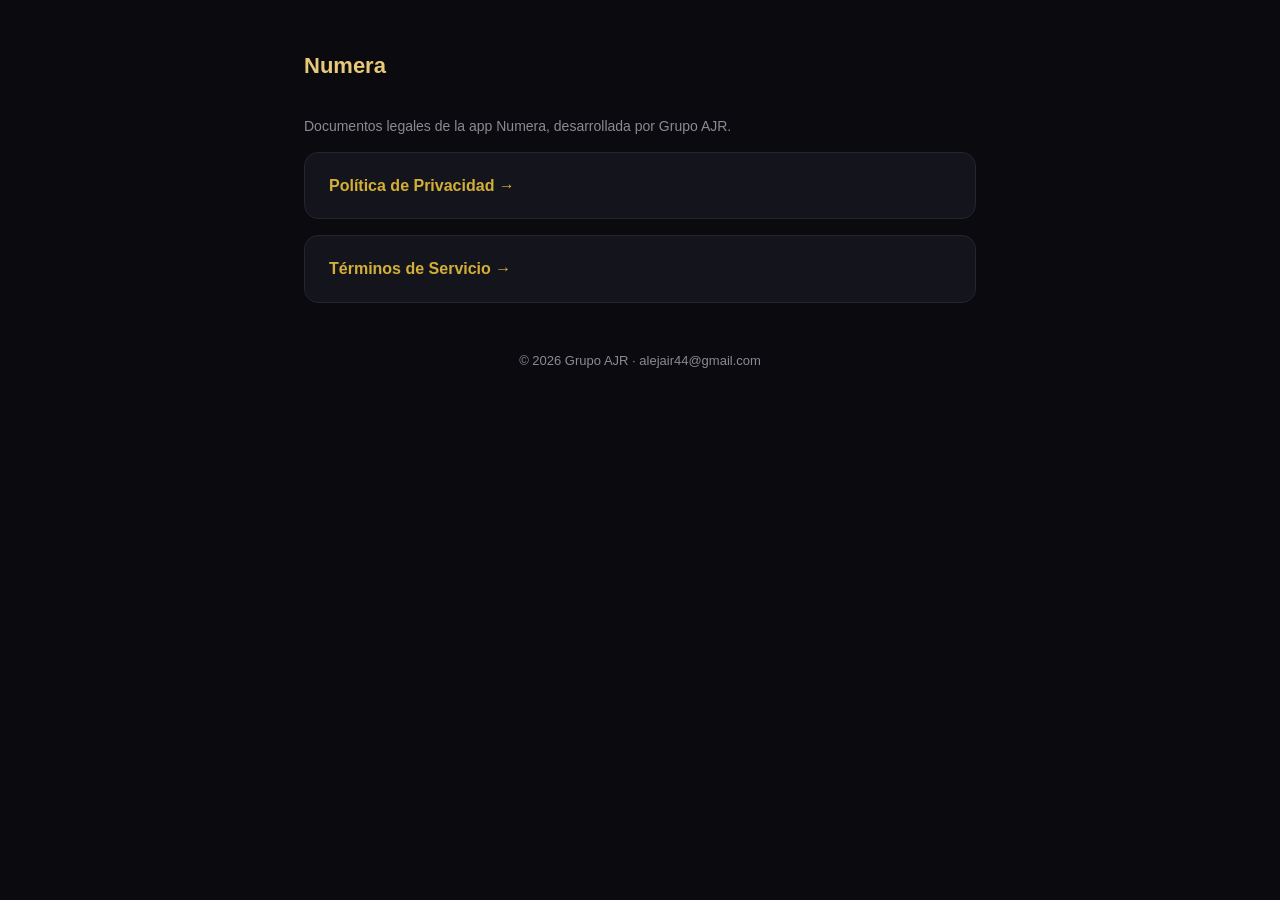
<file: index.html>
<!DOCTYPE html>
<html lang="es">
<head>
<meta charset="UTF-8" />
<meta name="viewport" content="width=device-width, initial-scale=1.0" />
<title>Numera — Legal</title>
<link rel="stylesheet" href="style.css" />
</head>
<body>
<div class="wrap">
  <header>
    <h1>Numera</h1>
  </header>
  <p class="muted">Documentos legales de la app Numera, desarrollada por Grupo AJR.</p>

  <div class="card">
    <a href="privacy.html">Política de Privacidad →</a>
  </div>
  <div class="card">
    <a href="terms.html">Términos de Servicio →</a>
  </div>

  <footer>© 2026 Grupo AJR · alejair44@gmail.com</footer>
</div>
</body>
</html>
</file>
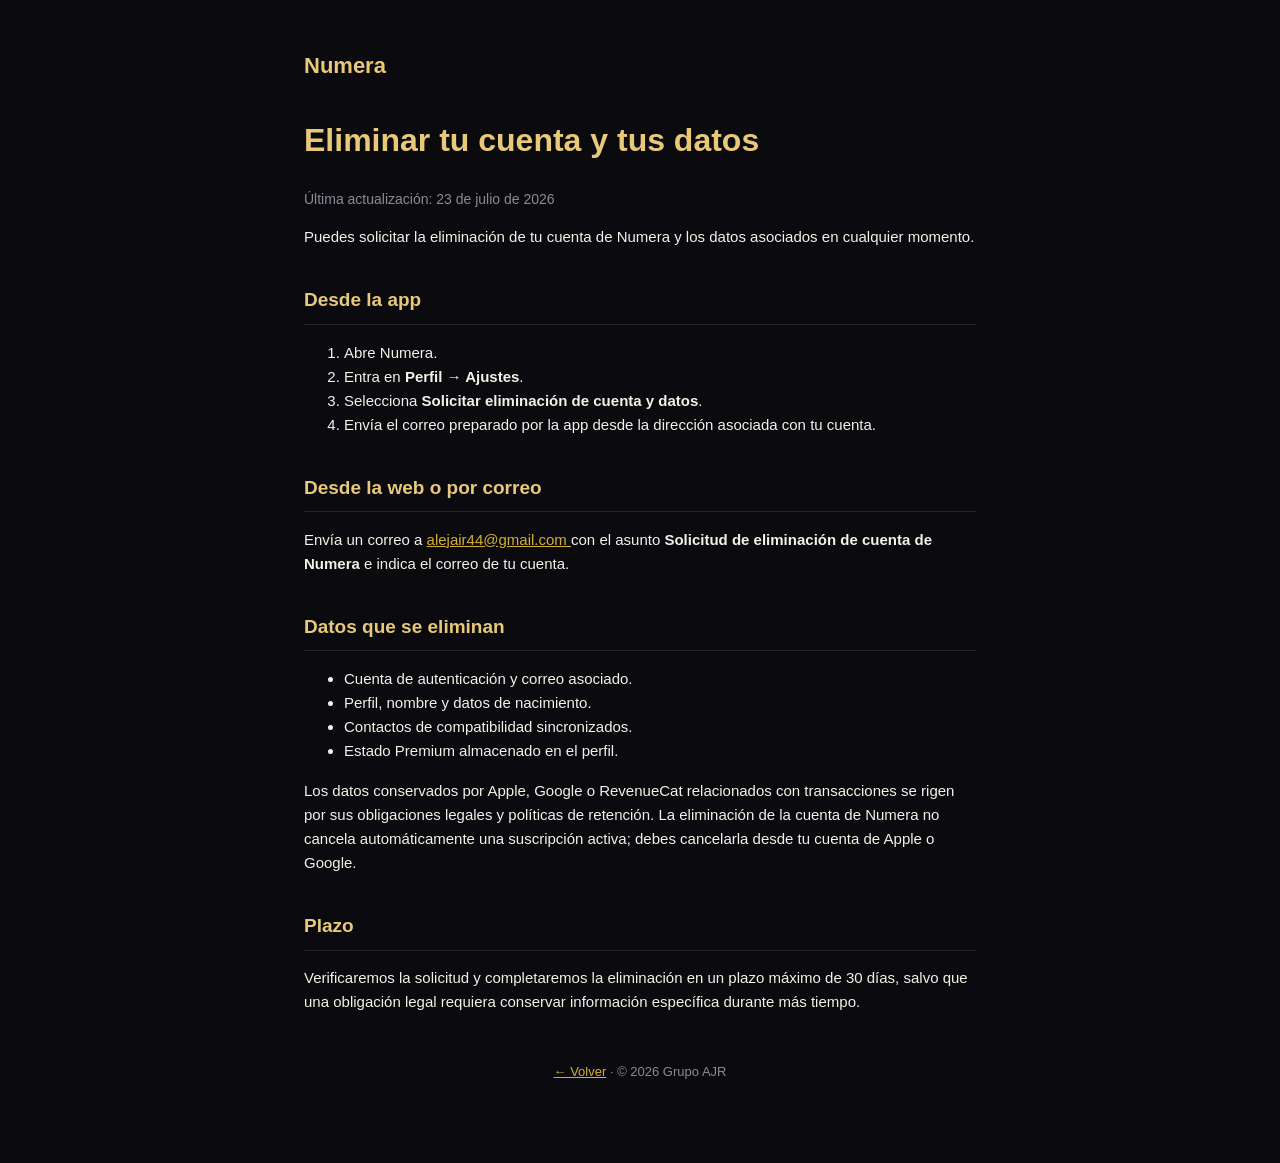
<file: delete-account.html>
<!DOCTYPE html>
<html lang="es">
<head>
<meta charset="UTF-8" />
<meta name="viewport" content="width=device-width, initial-scale=1.0" />
<title>Eliminar cuenta — Numera</title>
<link rel="stylesheet" href="style.css" />
</head>
<body>
<div class="wrap">
  <header><h1>Numera</h1></header>

  <h1>Eliminar tu cuenta y tus datos</h1>
  <p class="muted">Última actualización: 23 de julio de 2026</p>

  <p>Puedes solicitar la eliminación de tu cuenta de Numera y los datos asociados en cualquier momento.</p>

  <h2>Desde la app</h2>
  <ol>
    <li>Abre Numera.</li>
    <li>Entra en <strong>Perfil → Ajustes</strong>.</li>
    <li>Selecciona <strong>Solicitar eliminación de cuenta y datos</strong>.</li>
    <li>Envía el correo preparado por la app desde la dirección asociada con tu cuenta.</li>
  </ol>

  <h2>Desde la web o por correo</h2>
  <p>
    Envía un correo a
    <a href="mailto:alejair44@gmail.com?subject=Solicitud%20de%20eliminación%20de%20cuenta%20de%20Numera">
      alejair44@gmail.com
    </a>
    con el asunto <strong>Solicitud de eliminación de cuenta de Numera</strong> e indica el correo de tu cuenta.
  </p>

  <h2>Datos que se eliminan</h2>
  <ul>
    <li>Cuenta de autenticación y correo asociado.</li>
    <li>Perfil, nombre y datos de nacimiento.</li>
    <li>Contactos de compatibilidad sincronizados.</li>
    <li>Estado Premium almacenado en el perfil.</li>
  </ul>

  <p>Los datos conservados por Apple, Google o RevenueCat relacionados con transacciones se rigen por sus obligaciones legales y políticas de retención. La eliminación de la cuenta de Numera no cancela automáticamente una suscripción activa; debes cancelarla desde tu cuenta de Apple o Google.</p>

  <h2>Plazo</h2>
  <p>Verificaremos la solicitud y completaremos la eliminación en un plazo máximo de 30 días, salvo que una obligación legal requiera conservar información específica durante más tiempo.</p>

  <footer><a href="index.html">← Volver</a> · © 2026 Grupo AJR</footer>
</div>
</body>
</html>
</file>
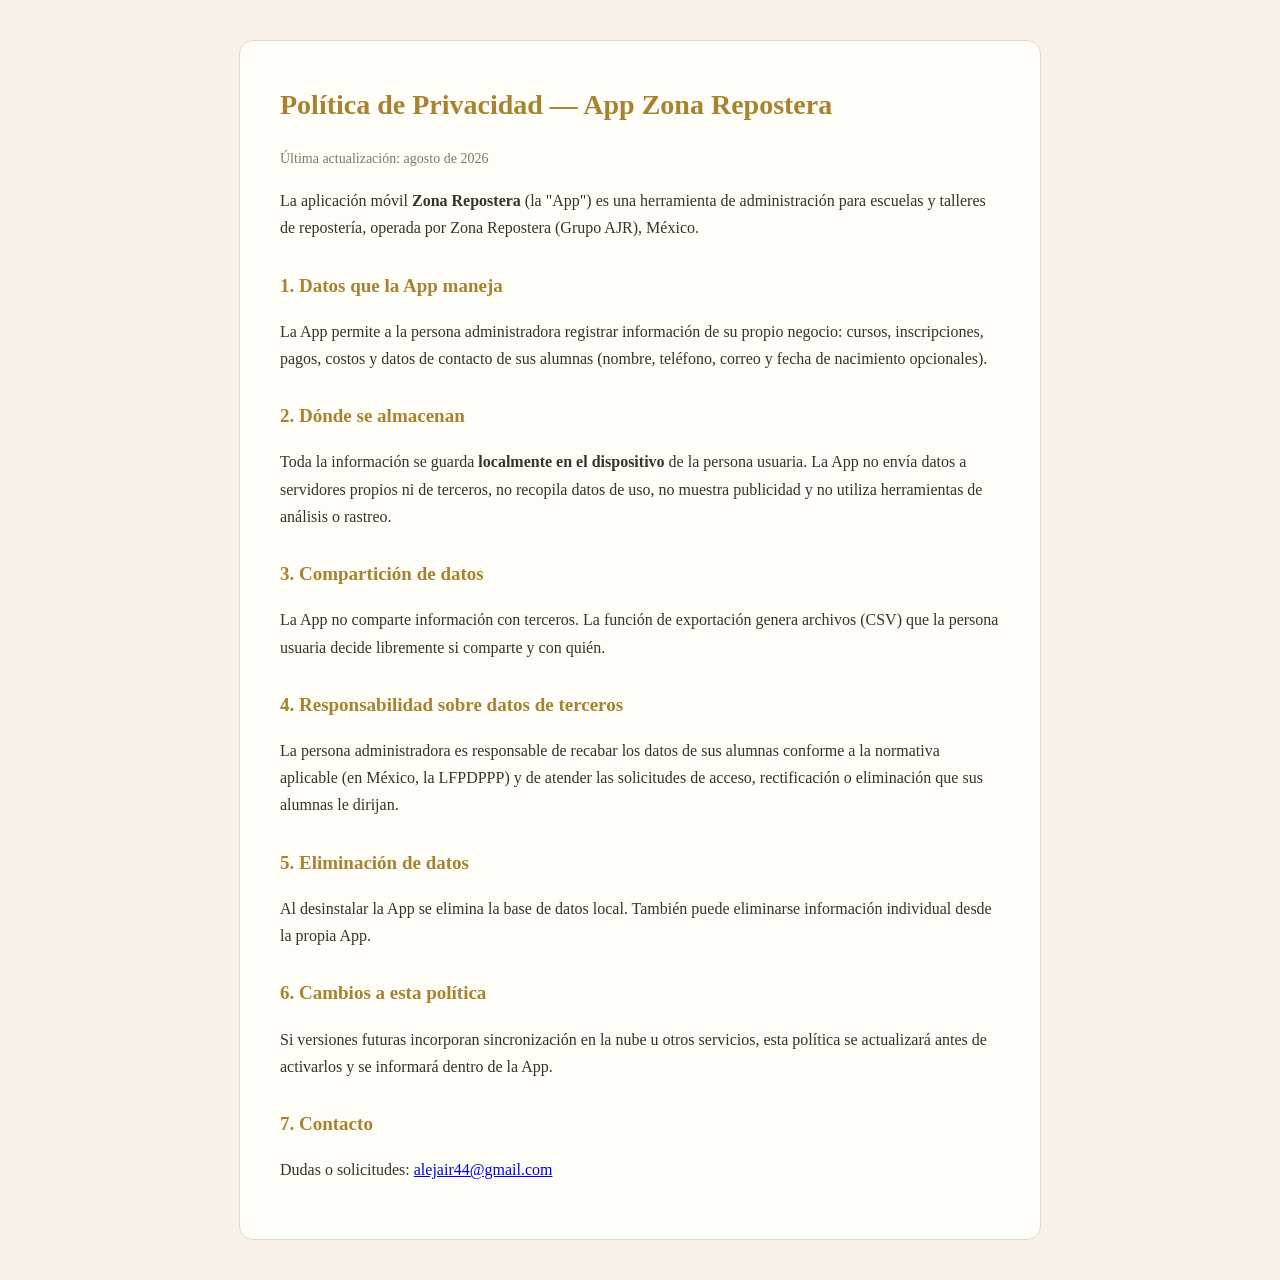
<file: privacidad-zona-repostera.html>
<!DOCTYPE html>
<html lang="es">
<head>
<meta charset="UTF-8">
<meta name="viewport" content="width=device-width, initial-scale=1.0">
<title>Política de Privacidad — Zona Repostera</title>
<style>
  body{font-family:Georgia,serif;background:#F7F1E8;color:#3A3128;margin:0;padding:40px 20px;line-height:1.7}
  main{max-width:720px;margin:0 auto;background:#FFFDF8;border:1px solid #E4D9C6;border-radius:14px;padding:40px}
  h1{color:#A9822F;font-size:28px;margin-top:0}
  h2{color:#A9822F;font-size:19px;margin-top:28px}
  .fecha{color:#857763;font-size:14px}
</style>
</head>
<body>
<main>
  <h1>Política de Privacidad — App Zona Repostera</h1>
  <p class="fecha">Última actualización: agosto de 2026</p>

  <p>La aplicación móvil <strong>Zona Repostera</strong> (la "App") es una
  herramienta de administración para escuelas y talleres de repostería,
  operada por Zona Repostera (Grupo AJR), México.</p>

  <h2>1. Datos que la App maneja</h2>
  <p>La App permite a la persona administradora registrar información de su
  propio negocio: cursos, inscripciones, pagos, costos y datos de contacto de
  sus alumnas (nombre, teléfono, correo y fecha de nacimiento opcionales).</p>

  <h2>2. Dónde se almacenan</h2>
  <p>Toda la información se guarda <strong>localmente en el dispositivo</strong>
  de la persona usuaria. La App no envía datos a servidores propios ni de
  terceros, no recopila datos de uso, no muestra publicidad y no utiliza
  herramientas de análisis o rastreo.</p>

  <h2>3. Compartición de datos</h2>
  <p>La App no comparte información con terceros. La función de exportación
  genera archivos (CSV) que la persona usuaria decide libremente si comparte
  y con quién.</p>

  <h2>4. Responsabilidad sobre datos de terceros</h2>
  <p>La persona administradora es responsable de recabar los datos de sus
  alumnas conforme a la normativa aplicable (en México, la LFPDPPP) y de
  atender las solicitudes de acceso, rectificación o eliminación que sus
  alumnas le dirijan.</p>

  <h2>5. Eliminación de datos</h2>
  <p>Al desinstalar la App se elimina la base de datos local. También puede
  eliminarse información individual desde la propia App.</p>

  <h2>6. Cambios a esta política</h2>
  <p>Si versiones futuras incorporan sincronización en la nube u otros
  servicios, esta política se actualizará antes de activarlos y se informará
  dentro de la App.</p>

  <h2>7. Contacto</h2>
  <p>Dudas o solicitudes: <a href="mailto:alejair44@gmail.com">alejair44@gmail.com</a></p>
</main>
</body>
</html>
</file>
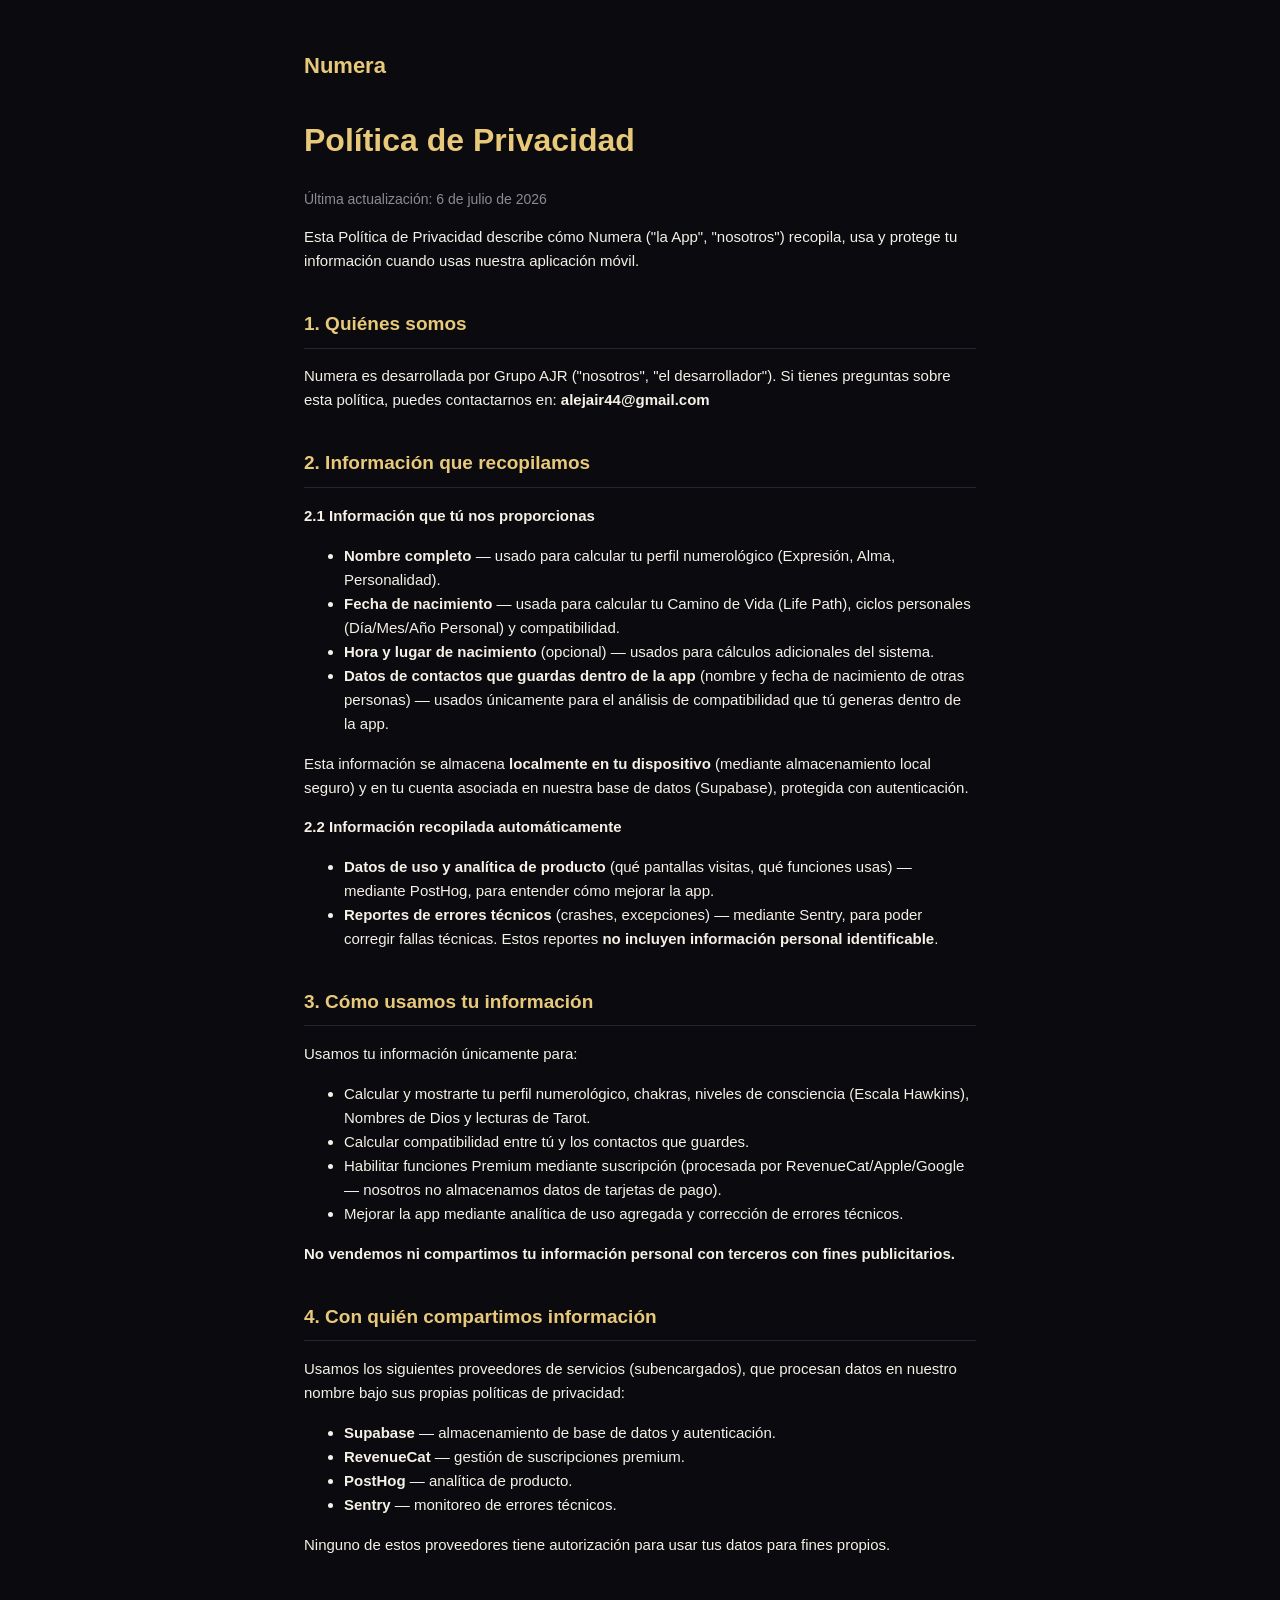
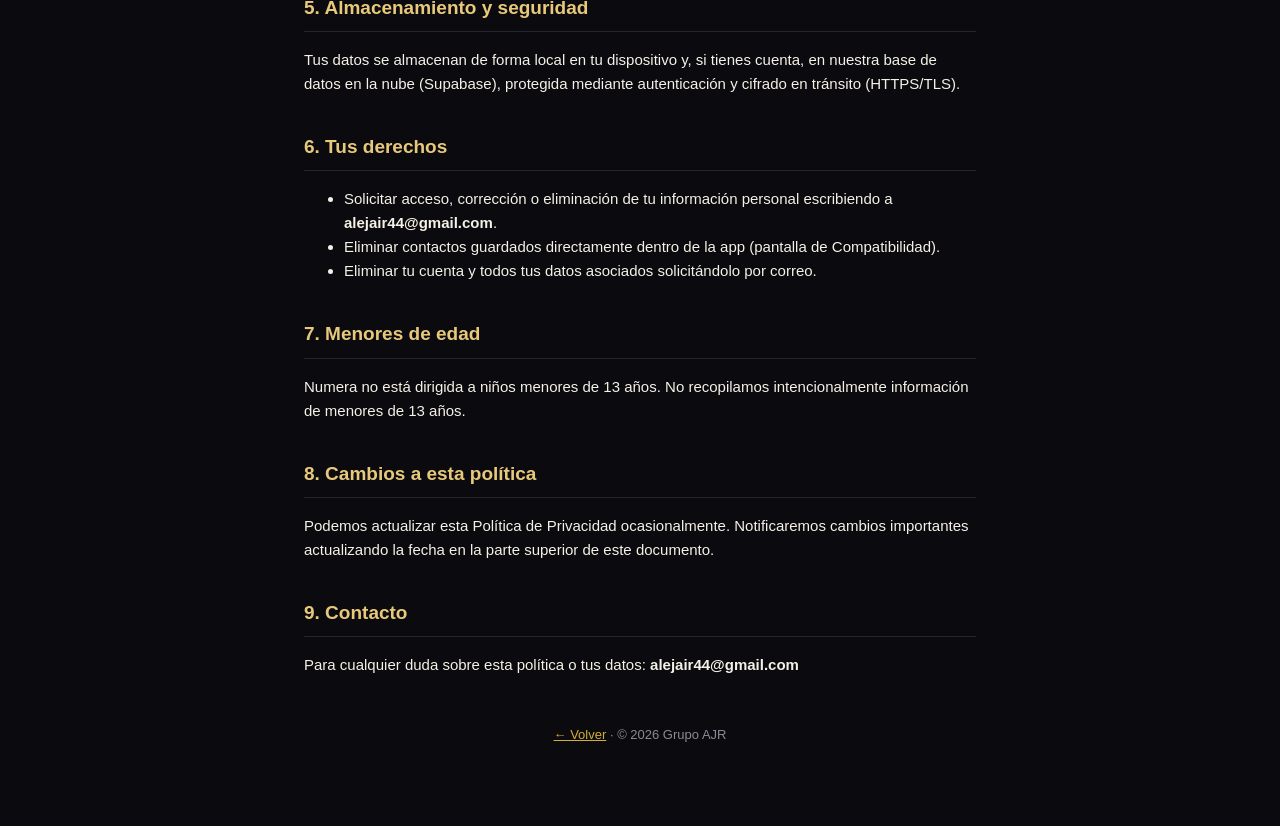
<file: privacy.html>
<!DOCTYPE html>
<html lang="es">
<head>
<meta charset="UTF-8" />
<meta name="viewport" content="width=device-width, initial-scale=1.0" />
<title>Política de Privacidad — Numera</title>
<link rel="stylesheet" href="style.css" />
</head>
<body>
<div class="wrap">
  <header><h1>Numera</h1></header>

  <h1>Política de Privacidad</h1>
  <p class="muted">Última actualización: 6 de julio de 2026</p>

  <p>Esta Política de Privacidad describe cómo Numera ("la App", "nosotros") recopila, usa y protege tu información cuando usas nuestra aplicación móvil.</p>

  <h2>1. Quiénes somos</h2>
  <p>Numera es desarrollada por Grupo AJR ("nosotros", "el desarrollador"). Si tienes preguntas sobre esta política, puedes contactarnos en: <strong>alejair44@gmail.com</strong></p>

  <h2>2. Información que recopilamos</h2>
  <p><strong>2.1 Información que tú nos proporcionas</strong></p>
  <ul>
    <li><strong>Nombre completo</strong> — usado para calcular tu perfil numerológico (Expresión, Alma, Personalidad).</li>
    <li><strong>Fecha de nacimiento</strong> — usada para calcular tu Camino de Vida (Life Path), ciclos personales (Día/Mes/Año Personal) y compatibilidad.</li>
    <li><strong>Hora y lugar de nacimiento</strong> (opcional) — usados para cálculos adicionales del sistema.</li>
    <li><strong>Datos de contactos que guardas dentro de la app</strong> (nombre y fecha de nacimiento de otras personas) — usados únicamente para el análisis de compatibilidad que tú generas dentro de la app.</li>
  </ul>
  <p>Esta información se almacena <strong>localmente en tu dispositivo</strong> (mediante almacenamiento local seguro) y en tu cuenta asociada en nuestra base de datos (Supabase), protegida con autenticación.</p>

  <p><strong>2.2 Información recopilada automáticamente</strong></p>
  <ul>
    <li><strong>Datos de uso y analítica de producto</strong> (qué pantallas visitas, qué funciones usas) — mediante PostHog, para entender cómo mejorar la app.</li>
    <li><strong>Reportes de errores técnicos</strong> (crashes, excepciones) — mediante Sentry, para poder corregir fallas técnicas. Estos reportes <strong>no incluyen información personal identificable</strong>.</li>
  </ul>

  <h2>3. Cómo usamos tu información</h2>
  <p>Usamos tu información únicamente para:</p>
  <ul>
    <li>Calcular y mostrarte tu perfil numerológico, chakras, niveles de consciencia (Escala Hawkins), Nombres de Dios y lecturas de Tarot.</li>
    <li>Calcular compatibilidad entre tú y los contactos que guardes.</li>
    <li>Habilitar funciones Premium mediante suscripción (procesada por RevenueCat/Apple/Google — nosotros no almacenamos datos de tarjetas de pago).</li>
    <li>Mejorar la app mediante analítica de uso agregada y corrección de errores técnicos.</li>
  </ul>
  <p><strong>No vendemos ni compartimos tu información personal con terceros con fines publicitarios.</strong></p>

  <h2>4. Con quién compartimos información</h2>
  <p>Usamos los siguientes proveedores de servicios (subencargados), que procesan datos en nuestro nombre bajo sus propias políticas de privacidad:</p>
  <ul>
    <li><strong>Supabase</strong> — almacenamiento de base de datos y autenticación.</li>
    <li><strong>RevenueCat</strong> — gestión de suscripciones premium.</li>
    <li><strong>PostHog</strong> — analítica de producto.</li>
    <li><strong>Sentry</strong> — monitoreo de errores técnicos.</li>
  </ul>
  <p>Ninguno de estos proveedores tiene autorización para usar tus datos para fines propios.</p>

  <h2>5. Almacenamiento y seguridad</h2>
  <p>Tus datos se almacenan de forma local en tu dispositivo y, si tienes cuenta, en nuestra base de datos en la nube (Supabase), protegida mediante autenticación y cifrado en tránsito (HTTPS/TLS).</p>

  <h2>6. Tus derechos</h2>
  <ul>
    <li>Solicitar acceso, corrección o eliminación de tu información personal escribiendo a <strong>alejair44@gmail.com</strong>.</li>
    <li>Eliminar contactos guardados directamente dentro de la app (pantalla de Compatibilidad).</li>
    <li>Eliminar tu cuenta y todos tus datos asociados solicitándolo por correo.</li>
  </ul>

  <h2>7. Menores de edad</h2>
  <p>Numera no está dirigida a niños menores de 13 años. No recopilamos intencionalmente información de menores de 13 años.</p>

  <h2>8. Cambios a esta política</h2>
  <p>Podemos actualizar esta Política de Privacidad ocasionalmente. Notificaremos cambios importantes actualizando la fecha en la parte superior de este documento.</p>

  <h2>9. Contacto</h2>
  <p>Para cualquier duda sobre esta política o tus datos: <strong>alejair44@gmail.com</strong></p>

  <footer><a href="index.html">← Volver</a> · © 2026 Grupo AJR</footer>
</div>
</body>
</html>
</file>
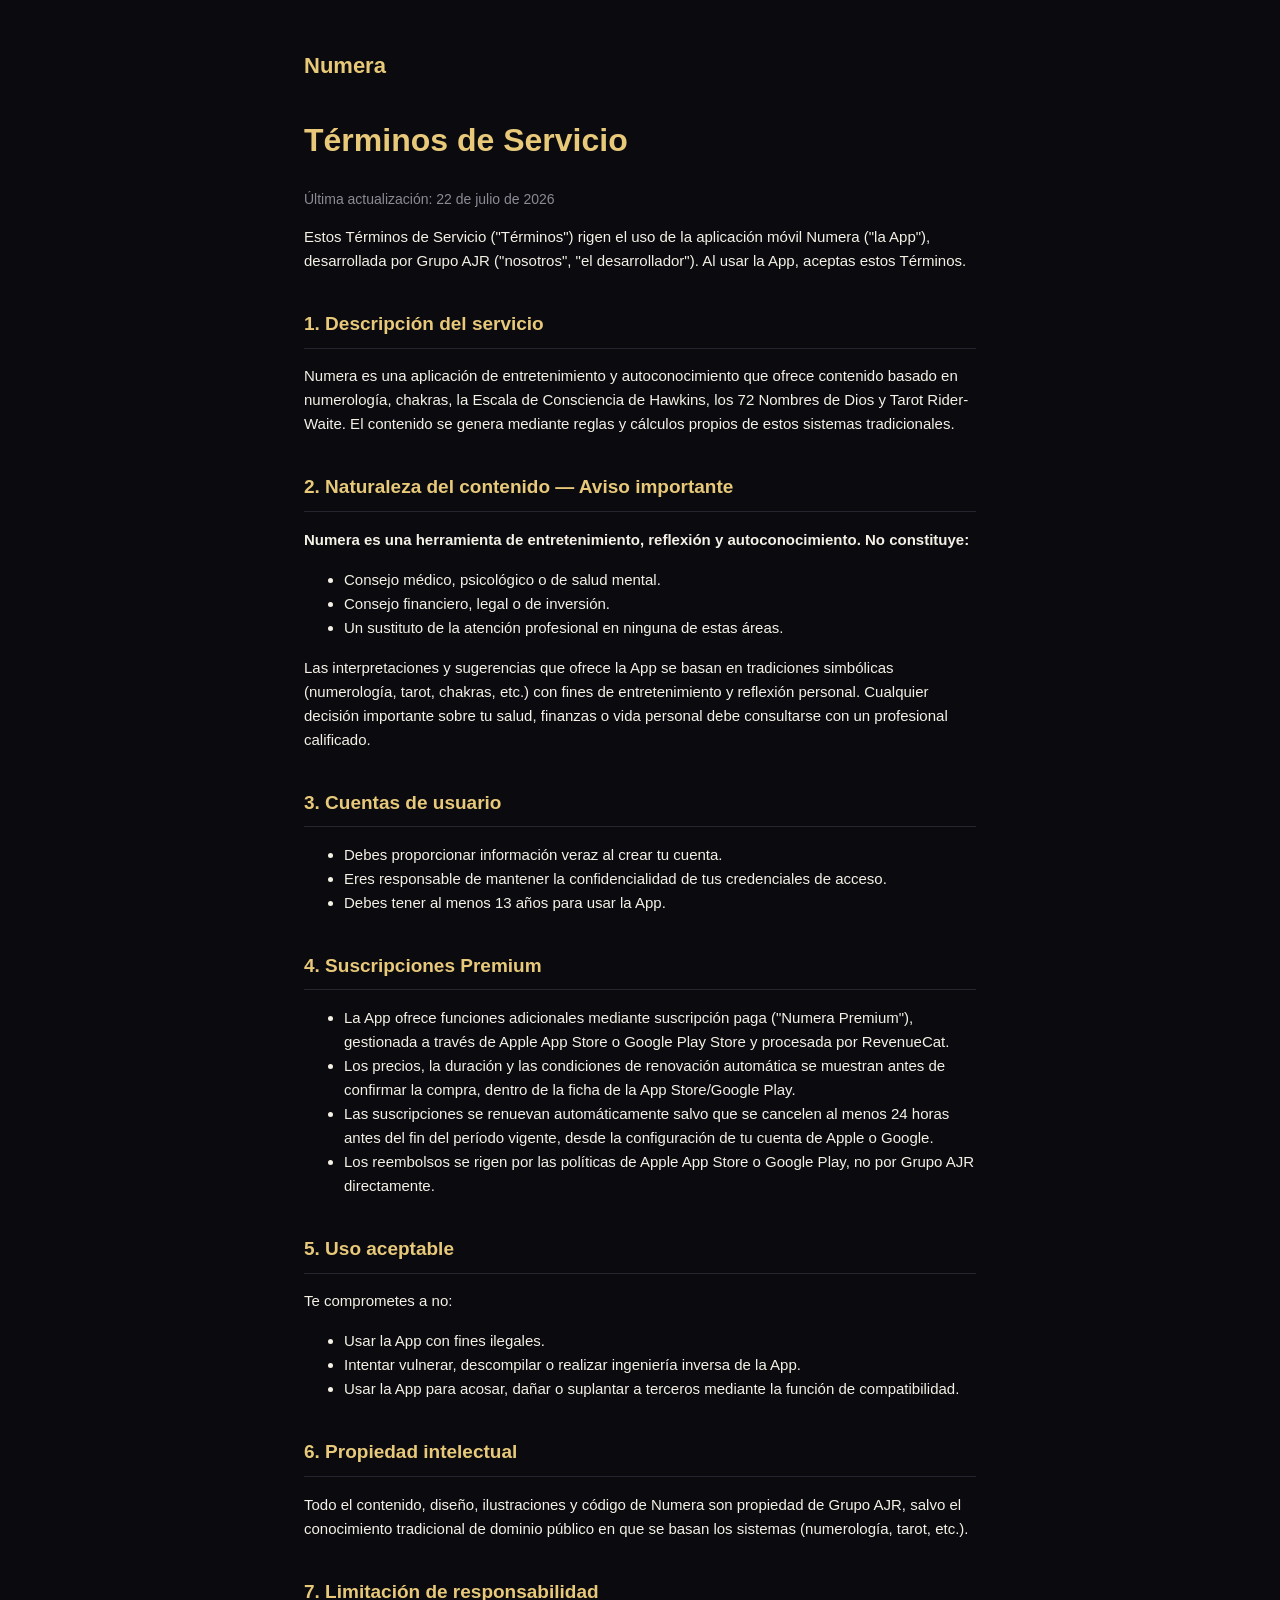
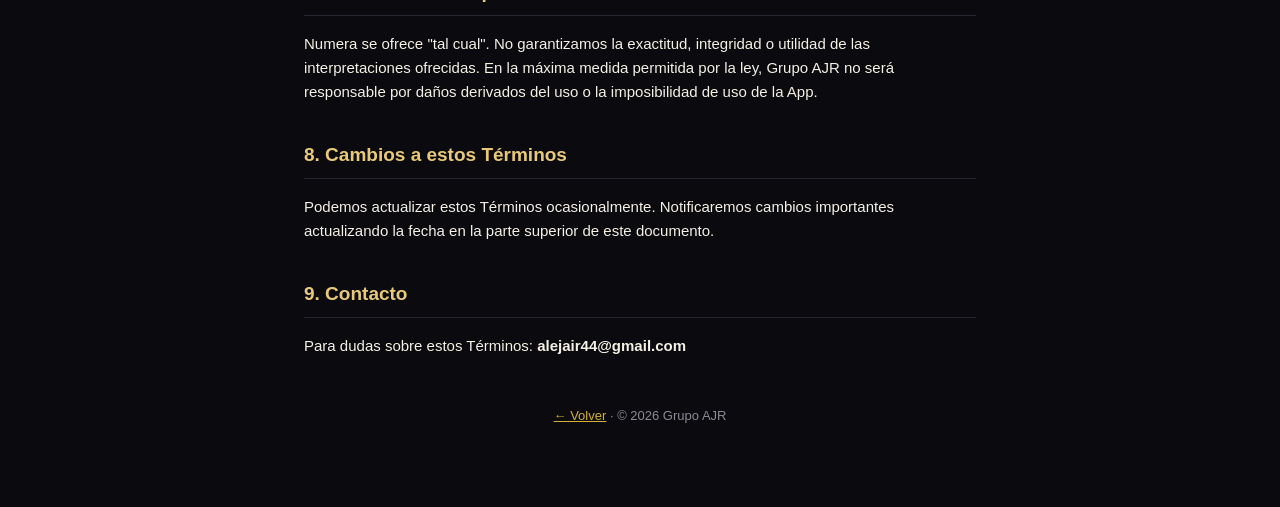
<file: terms.html>
<!DOCTYPE html>
<html lang="es">
<head>
<meta charset="UTF-8" />
<meta name="viewport" content="width=device-width, initial-scale=1.0" />
<title>Términos de Servicio — Numera</title>
<link rel="stylesheet" href="style.css" />
</head>
<body>
<div class="wrap">
  <header><h1>Numera</h1></header>

  <h1>Términos de Servicio</h1>
  <p class="muted">Última actualización: 22 de julio de 2026</p>

  <p>Estos Términos de Servicio ("Términos") rigen el uso de la aplicación móvil Numera ("la App"), desarrollada por Grupo AJR ("nosotros", "el desarrollador"). Al usar la App, aceptas estos Términos.</p>

  <h2>1. Descripción del servicio</h2>
  <p>Numera es una aplicación de entretenimiento y autoconocimiento que ofrece contenido basado en numerología, chakras, la Escala de Consciencia de Hawkins, los 72 Nombres de Dios y Tarot Rider-Waite. El contenido se genera mediante reglas y cálculos propios de estos sistemas tradicionales.</p>

  <h2>2. Naturaleza del contenido — Aviso importante</h2>
  <p><strong>Numera es una herramienta de entretenimiento, reflexión y autoconocimiento. No constituye:</strong></p>
  <ul>
    <li>Consejo médico, psicológico o de salud mental.</li>
    <li>Consejo financiero, legal o de inversión.</li>
    <li>Un sustituto de la atención profesional en ninguna de estas áreas.</li>
  </ul>
  <p>Las interpretaciones y sugerencias que ofrece la App se basan en tradiciones simbólicas (numerología, tarot, chakras, etc.) con fines de entretenimiento y reflexión personal. Cualquier decisión importante sobre tu salud, finanzas o vida personal debe consultarse con un profesional calificado.</p>

  <h2>3. Cuentas de usuario</h2>
  <ul>
    <li>Debes proporcionar información veraz al crear tu cuenta.</li>
    <li>Eres responsable de mantener la confidencialidad de tus credenciales de acceso.</li>
    <li>Debes tener al menos 13 años para usar la App.</li>
  </ul>

  <h2>4. Suscripciones Premium</h2>
  <ul>
    <li>La App ofrece funciones adicionales mediante suscripción paga ("Numera Premium"), gestionada a través de Apple App Store o Google Play Store y procesada por RevenueCat.</li>
    <li>Los precios, la duración y las condiciones de renovación automática se muestran antes de confirmar la compra, dentro de la ficha de la App Store/Google Play.</li>
    <li>Las suscripciones se renuevan automáticamente salvo que se cancelen al menos 24 horas antes del fin del período vigente, desde la configuración de tu cuenta de Apple o Google.</li>
    <li>Los reembolsos se rigen por las políticas de Apple App Store o Google Play, no por Grupo AJR directamente.</li>
  </ul>

  <h2>5. Uso aceptable</h2>
  <p>Te comprometes a no:</p>
  <ul>
    <li>Usar la App con fines ilegales.</li>
    <li>Intentar vulnerar, descompilar o realizar ingeniería inversa de la App.</li>
    <li>Usar la App para acosar, dañar o suplantar a terceros mediante la función de compatibilidad.</li>
  </ul>

  <h2>6. Propiedad intelectual</h2>
  <p>Todo el contenido, diseño, ilustraciones y código de Numera son propiedad de Grupo AJR, salvo el conocimiento tradicional de dominio público en que se basan los sistemas (numerología, tarot, etc.).</p>

  <h2>7. Limitación de responsabilidad</h2>
  <p>Numera se ofrece "tal cual". No garantizamos la exactitud, integridad o utilidad de las interpretaciones ofrecidas. En la máxima medida permitida por la ley, Grupo AJR no será responsable por daños derivados del uso o la imposibilidad de uso de la App.</p>

  <h2>8. Cambios a estos Términos</h2>
  <p>Podemos actualizar estos Términos ocasionalmente. Notificaremos cambios importantes actualizando la fecha en la parte superior de este documento.</p>

  <h2>9. Contacto</h2>
  <p>Para dudas sobre estos Términos: <strong>alejair44@gmail.com</strong></p>

  <footer><a href="index.html">← Volver</a> · © 2026 Grupo AJR</footer>
</div>
</body>
</html>
</file>
<file: style.css>
:root {
  --bg-abyss: #0A0A0F;
  --bg-mystic: #14141C;
  --gold-empire: #D4AF37;
  --gold-soft: #E8C97A;
  --text-primary: #F5F1E6;
  --text-muted: #8C8A94;
  --border: #26242F;
}

* { box-sizing: border-box; }

body {
  background: var(--bg-abyss);
  color: var(--text-primary);
  font-family: -apple-system, BlinkMacSystemFont, "Segoe UI", Roboto, Helvetica, Arial, sans-serif;
  margin: 0;
  padding: 0;
  line-height: 1.6;
}

.wrap {
  max-width: 720px;
  margin: 0 auto;
  padding: 48px 24px 80px;
}

header {
  display: flex;
  align-items: center;
  gap: 12px;
  margin-bottom: 32px;
}

header img {
  width: 40px;
  height: 40px;
  border-radius: 10px;
}

header h1 {
  font-size: 22px;
  margin: 0;
  color: var(--gold-soft);
}

h1, h2 {
  color: var(--gold-soft);
}

h2 {
  font-size: 19px;
  margin-top: 36px;
  border-bottom: 1px solid var(--border);
  padding-bottom: 8px;
}

p, li {
  color: var(--text-primary);
  font-size: 15px;
}

.muted {
  color: var(--text-muted);
  font-size: 14px;
}

a {
  color: var(--gold-empire);
}

.card {
  background: var(--bg-mystic);
  border: 1px solid var(--border);
  border-radius: 14px;
  padding: 20px 24px;
  margin-bottom: 16px;
}

.card a {
  text-decoration: none;
  font-weight: 600;
}

footer {
  margin-top: 48px;
  color: var(--text-muted);
  font-size: 13px;
  text-align: center;
}
</file>
